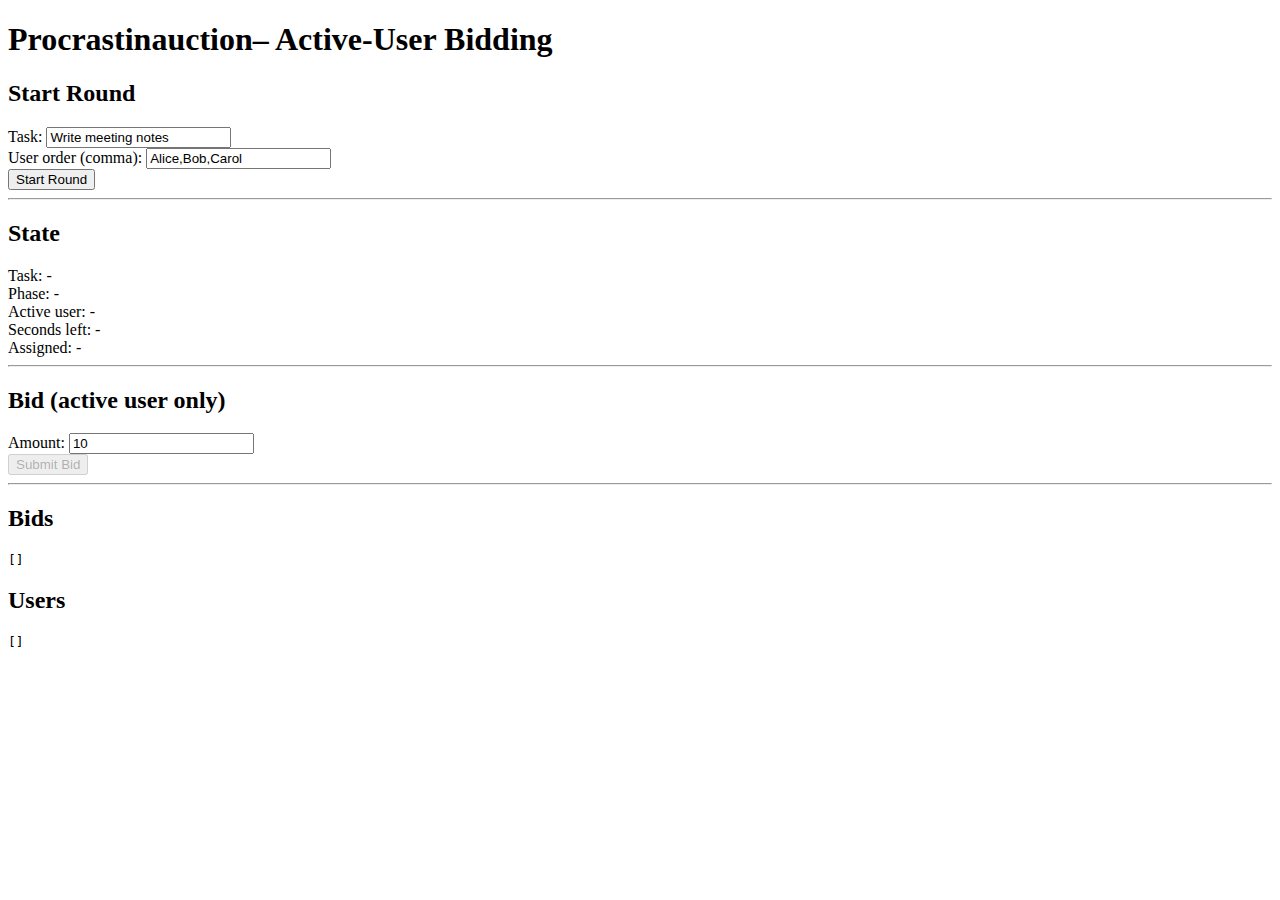
<file: basicFrontEndTestLogic.html>
<!doctype html>
<html>
<head><meta charset="utf-8"><title>Procrastinauction – Active-User Bidding</title></head>
<body>
  <h1>Procrastinauction– Active-User Bidding</h1>

  <h2>Start Round</h2>
  <div>Task: <input id="task" value="Write meeting notes"></div>
  <div>User order (comma): <input id="order" value="Alice,Bob,Carol"></div>
  <button id="startBtn">Start Round</button>
  <div id="startMsg"></div>

  <hr>

  <h2>State</h2>
  <div>Task: <span id="taskOut">-</span></div>
  <div>Phase: <span id="phaseOut">-</span></div>
  <div>Active user: <span id="activeOut">-</span></div>
  <div>Seconds left: <span id="leftOut">-</span></div>
  <div>Assigned: <span id="assignedOut">-</span></div>

  <hr>

  <h2>Bid (active user only)</h2>
  <div>Amount: <input id="bidAmt" type="number" min="0" value="10"></div>
  <button id="bidBtn" disabled>Submit Bid</button>
  <div id="bidMsg"></div>

  <hr>
  <h2>Bids</h2>
  <pre id="bidsBox">[]</pre>
  <h2>Users</h2>
  <pre id="usersBox">[]</pre>

<script>
const API="http://127.0.0.1:8080"; let timer=null;

async function startRound(){
  const task=document.getElementById('task').value.trim();
  const order=document.getElementById('order').value.split(',').map(s=>s.trim()).filter(Boolean);
  const msg=document.getElementById('startMsg'); msg.textContent="";
  try{
    const r=await fetch(API+"/api/start_round",{method:"POST",headers:{"Content-Type":"application/json"},body:JSON.stringify({task,order})});
    const j=await r.json(); if(!j.ok){ msg.textContent="Start error: "+(j.error||""); return; }
    msg.textContent="Round started."; poll(true);
  }catch(e){ msg.textContent="Network error"; }
}

async function poll(reset=false){
  try{
    const r=await fetch(API+"/api/state"); const j=await r.json(); if(!j.ok) throw new Error();
    const s=j.state||{};
    document.getElementById('taskOut').textContent=s.task||"-";
    document.getElementById('phaseOut').textContent=s.phase||"-";
    document.getElementById('activeOut').textContent=s.active_user||"-";
    document.getElementById('leftOut').textContent=s.seconds_left??0;
    document.getElementById('assignedOut').textContent=s.assigned||"-";
    document.getElementById('bidsBox').textContent=JSON.stringify(s.bids||[],null,2);
    document.getElementById('usersBox').textContent=JSON.stringify(s.users||[],null,2);
    document.getElementById('bidBtn').disabled = s.phase!=="bid";
    if(reset&&timer) clearInterval(timer);
    if(!timer) timer=setInterval(()=>poll(false),500);
  }catch(e){
    if(reset&&timer) clearInterval(timer);
    if(!timer) timer=setInterval(()=>poll(false),1000);
  }
}

async function submitBid(){
  const amount=parseInt(document.getElementById('bidAmt').value,10);
  const msg=document.getElementById('bidMsg'); msg.textContent="";
  try{
    const r=await fetch(API+"/api/bid",{method:"POST",headers:{"Content-Type":"application/json"},body:JSON.stringify({amount})});
    const j=await r.json();
    msg.textContent=j.ok?"Bid accepted":"Bid error: "+(j.error||"");
    poll(false);
  }catch(e){ msg.textContent="Network error"; }
}

document.getElementById('startBtn').addEventListener('click', startRound);
document.getElementById('bidBtn').addEventListener('click', submitBid);
poll(true);
</script>
</body>
</html>
</file>
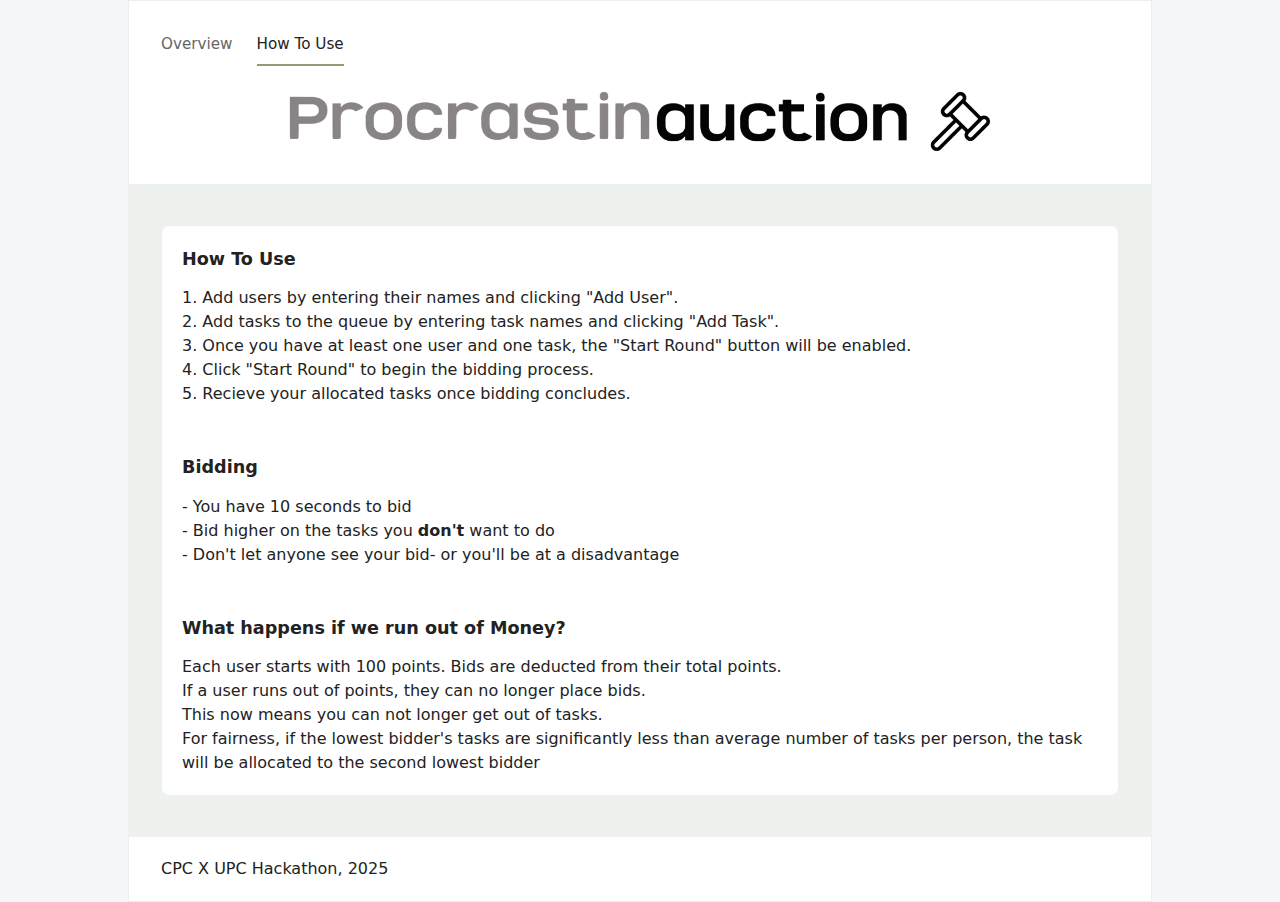
<file: howTo.html>
<!DOCTYPE html>
<html lang="en">
<head>
  <meta charset="UTF-8" />
  <meta name="viewport" content="width=device-width, initial-scale=1.0"/>
  <title>Procrastinauction</title>

  <link href="https://fonts.googleapis.com/css2?family=Crimson+Text&display=swap" rel="stylesheet">
  <link rel="stylesheet" href="styles.css">
  <style>
    #howTo .row {
      display: block;
    }
  </style>
</head>
<body>
  <div class="container">


<div id="howTo" class="page active">
    <div class="header">
      <nav class="nav">
        <a href="index.html">Overview</a>
        <a class="active" href="#">How To Use</a>
      </nav>
      <div class="logo">
          <h1 class="logo">
          <img src="text-logo.png" class="logo-mark" alt="Procrastinauction" onerror="this.style.display='none'">
        </h1>
      </div>
    </div>

    <div class="content">
      <div class="row">
        <div class="section">
          <h3>How To Use</h3>

          <p>1. Add users by entering their names and clicking "Add User".</p>
          <p>2. Add tasks to the queue by entering task names and clicking "Add Task".</p>
          <p>3. Once you have at least one user and one task, the "Start Round" button will be enabled.</p>
          <p>4. Click "Start Round" to begin the bidding process.</p>
          <p>5. Recieve your allocated tasks once bidding concludes.</p>
          
          <br></br>
          <h3>Bidding</h3>
          <p>- You have 10 seconds to bid</p>
            <p>- Bid higher on the tasks you <b>don't</b> want to do </p>
          <p>- Don't let anyone see your bid- or you'll be at a disadvantage</p>

            <br></br>
          <h3>What happens if we run out of Money?</h3>

          <p>Each user starts with 100 points. Bids are deducted from their total points. </p>
          <p> If a user runs out of points, they can no longer place bids.</p>
          <p>This now means you can not longer get out of tasks.</p>
          <p>For fairness, if the lowest bidder's tasks are significantly less than average number of tasks per person, the task will be allocated to the second lowest bidder</p>

        </div>
      </div>
    </div>

    <div class="footer">
        <div>CPC X UPC Hackathon, 2025</div>
    </div>
  </div>

  <script src="app.js" defer></script>
</body>

</html>
</file>
<file: styles.css>
* { margin:0; padding:0; box-sizing:border-box; }

body {
    font-family: -apple-system, BlinkMacSystemFont, 'Segoe UI', system-ui, sans-serif;
    background: #f5f6f8;
    color: #222;
    line-height: 1.5;
}

.container {
    max-width: 1024px;
    margin: 0 auto;
    background: #fff;
    min-height: 100vh;
    display: flex;
    flex-direction: column;
    border: 1px solid #eee;
}

.header { 
    background:#fff; 
    padding:24px 32px; 
    border-bottom:1px solid #eee; 
}

.logo {
    font-family: "Ballega", serif;
    font-size: 2.4rem;
    font-weight: 400;
    color: #222;
    display: flex;           
    justify-content: center; 
    align-items: center;     
    height: 80px;     
}

.logo-text {
    font-family: 'Lucida Sans', 'Lucida Sans Regular', 'Lucida Grande', 'Lucida Sans Unicode', monospace;
    font-weight: 400;
    font-size: clamp(2rem, 1.2rem + 3vw, 3.2rem);
    line-height: 1.05;
    letter-spacing: .2px;
    white-space: nowrap;
}

.pass-device{
    font-size: 60px;   
    text-align:center; 
    font-size:5rem; 
    font-weight:700; 
    color:#444;
}

.nav { display:flex; gap:24px; margin-bottom:14px; font-size:.95rem; }
.nav a { color:#666; text-decoration:none; padding:8px 0; border-bottom:2px solid transparent; }
.nav a:hover, .nav a.active { color:#222; border-bottom-color:#8E9C78; }

.learn-more-btn {
    position:absolute; right:20px; top:20px;
    background:#8E9C78; color:#fff; border:0; border-radius:20px;
    padding:8px 16px; font-size:.9rem; cursor:pointer;
}

.content { flex:1; background:#eef2ee; padding:40px 32px; display:flex; flex-direction:column; gap:24px; }

.row { display:grid; grid-template-columns:1fr 1fr; gap:24px; }

.section {
    background:#fff; border:1px solid #eee; border-radius:8px; padding:20px;
}

.section h3 { margin-bottom:14px; font-size:1.1rem; color:#222; }

.list-item {
    background:#fafafa; border:1px solid #eee; border-radius:8px;
    padding:12px 14px; margin-bottom:8px; display:flex; justify-content:space-between; align-items:center;
}

.user-name { font-weight:700; }
.user-points { color:#2f7a54; font-weight:700; }
.empty-state { color:#777; font-style:italic; text-align:center; padding:20px; }

.footer { padding:20px 32px; background:#fff; border-top:1px solid #eee; display:flex; justify-content:space-between; }

.input-group { margin-bottom:18px; }
.input-group label { display:block; margin-bottom:8px; font-weight:700; color:#222; }
.input-field {
    width:100%; padding:12px 14px; border:1px solid #ddd; border-radius:6px; font-size:1rem; background:#fff; color:#222;
}
.input-field:focus { outline:2px solid #8E9C78; outline-offset:2px; }

.error-message {
    color:#b00020; font-size:.92rem; margin-top:8px;
    background:#fde7ea; padding:8px 12px; border-left:3px solid #b00020;
}

.btn {
    background:#fff; color:#222; border:1px solid #ddd; border-radius:10px;
    padding:12px 18px; font-weight:600; cursor:pointer; min-height:40px;
}
.btn-primary { background:#8E9C78; color:#fff; border-color:#8E9C78; }
.btn-secondary { background:#fff; color:#222; border:1px solid #9db29b; }
.btn-large { font-size:1.2rem; padding:18px 22px; min-height:56px; }

.timer { font-size:3rem; font-weight:800; text-align:center; color:#111; margin:12px 0; }
.handover-title { text-align:center; font-size:5rem; font-weight:700; color:#444; }
.handover-name { text-align:center; font-size:2rem; font-weight:800; margin:8px 0; }

.task-title-large { text-align:center; font-size:1.2rem; font-weight:800; margin-bottom:8px; }
.bid-subtitle { text-align:center; color:#444; }

.results-card { background:#fff; border:1px solid #eee; border-radius:8px; padding:22px; }
.winner-announcement { text-align:center; margin:12px 0; }
.winner-name { font-size:1.4rem; font-weight:800; color:#2f7a54; margin-top:6px; }

.bids-table { width:100%; border-collapse:collapse; margin-top:8px; }
.bids-table th, .bids-table td { padding:10px 8px; text-align:left; border-bottom:1px solid #eee; }

.page { display:none; }
.page.active { display:flex; flex-direction:column; flex:1; }

.timer-wrap {
    position: relative;
    width: 120px;
    height: 120px;
    margin: 20px auto;
}

.ring {
    width: 120px;
    height: 120px;
    position: absolute;
    top: 0;
    left: 0;
    transform: rotate(-90deg);
}

.ring-bg {
    fill: none;
    stroke: #e0e0e0;
    stroke-width: 6;
}

.ring-fg {
    fill: none;
    stroke: #8E9C78;
    stroke-width: 6;
    stroke-linecap: round;
    stroke-dasharray: 339.29;
    stroke-dashoffset: 0;
    transition: stroke-dashoffset 1s linear;
}

.timer {
    position: absolute;
    top: 50%;
    left: 50%;
    transform: translate(-50%, -50%);
    font-size: 2.5rem;
    font-weight: 800;
    color: #111;
    z-index: 10;
}

@keyframes tick {
    0% { transform: translate(-50%, -50%) scale(1); }
    50% { transform: translate(-50%, -50%) scale(1.1); }
    100% { transform: translate(-50%, -50%) scale(1); }
}

.timer.ticking {
    animation: tick 1s ease-in-out;
}

.gavel-container {
    position: fixed;
    top: 50%;
    left: 50%;
    transform: translate(-50%, -50%);
    z-index: 1000;
    display: none;
}

.gavel {
    font-size: 8rem;
    display: block;
    transform-origin: bottom center;
}

.logo{display:flex;align-items:center;gap:10px}
.logo-mark{height:28px;width:auto;object-fit:contain;flex:0 0 auto}
@media (min-width:768px){.logo-mark{height:80px}}

@keyframes gavelStrike {
    0% { transform: rotate(-45deg) scale(0.8); opacity: 0; }
    20% { transform: rotate(-20deg) scale(1); opacity: 1; }
    40% { transform: rotate(-45deg) scale(1.1); opacity: 1; }
    60% { transform: rotate(-20deg) scale(1); opacity: 1; }
    80% { transform: rotate(-30deg) scale(1); opacity: 1; }
    100% { transform: rotate(-25deg) scale(1); opacity: 0; }
}

.gavel.striking {
    animation: gavelStrike 2s ease-out;
}

.timer.urgent {
    color: #d32f2f;
    animation: pulse 0.5s ease-in-out infinite alternate;
}

@keyframes pulse {
    from { opacity: 1; }
    to { opacity: 0.6; }
}

.ring-fg.urgent {
    stroke: #d32f2f;
}

.sound-toggle {
    position: fixed;
    bottom: 20px;
    right: 20px;
    background: #8E9C78;
    color: white;
    border: none;
    border-radius: 50%;
    width: 60px;
    height: 60px;
    font-size: 1.5rem;
    cursor: pointer;
    z-index: 100;
    box-shadow: 0 4px 12px rgba(0, 0, 0, 0.2);
    transition: all 0.3s ease;
}

.sound-toggle:hover { transform: scale(1.1); }
.sound-toggle.muted { background: #666; }

.result-task {
    font-size: 1.3rem;
    font-weight: 600;
    color: #333;
    margin-bottom: 20px;
    text-align: center;
    opacity: 0;
    animation: slideInUp 0.8s ease-out forwards;
}

@keyframes slideInUp {
    from { opacity: 0; transform: translateY(30px); }
    to { opacity: 1; transform: translateY(0); }
}

.winner-announcement { animation: slideInUp 0.8s ease-out 0.3s backwards; }
.bids-table { animation: slideInUp 0.8s ease-out 0.6s backwards; }

/* from file 2: PDF export print styles */
@media print {
    .nav, .footer, .btn, .input-group, .timer { display: none !important; }
    body { background: #fff !important; }
    .container { border: 0 !important; }
    .page { display: none !important; }
    #resultsPage { display: block !important; }
    .section, .bids-table { break-inside: avoid; page-break-inside: avoid; }
}

/* from file 2: Tasks-by-user list */
.user-tasks-card {
    border: 1px solid rgba(0,0,0,.08);
    border-radius: 12px;
    padding: 12px 14px;
    margin: 10px 0;
    background: #fff;
}
.user-tasks-card .user-row {
    display: flex;
    justify-content: space-between;
    align-items: baseline;
    margin-bottom: 8px;
}
.user-tasks-card .user-name { font-weight: 600; font-size: 1rem; }
.user-tasks-card .pill {
    font-size: .85rem;
    padding: 2px 8px;
    border-radius: 999px;
    border: 1px solid rgba(0,0,0,.08);
}
.user-tasks-card .task-list { margin: 0; padding-left: 16px; }
.user-tasks-card .task-list li { margin: 2px 0; }
.user-tasks-card .task-list li.muted {
    color: #666;
    list-style: none;
    padding-left: 0;
}

@media (max-width: 768px) {
    .row { grid-template-columns: 1fr; }
    .content { padding: 20px; }
    .logo-text { font-size: 60px; }
    .pass-device { font-size: 3rem; }
    .handover-title { font-size: 3rem; }
}
</file>
